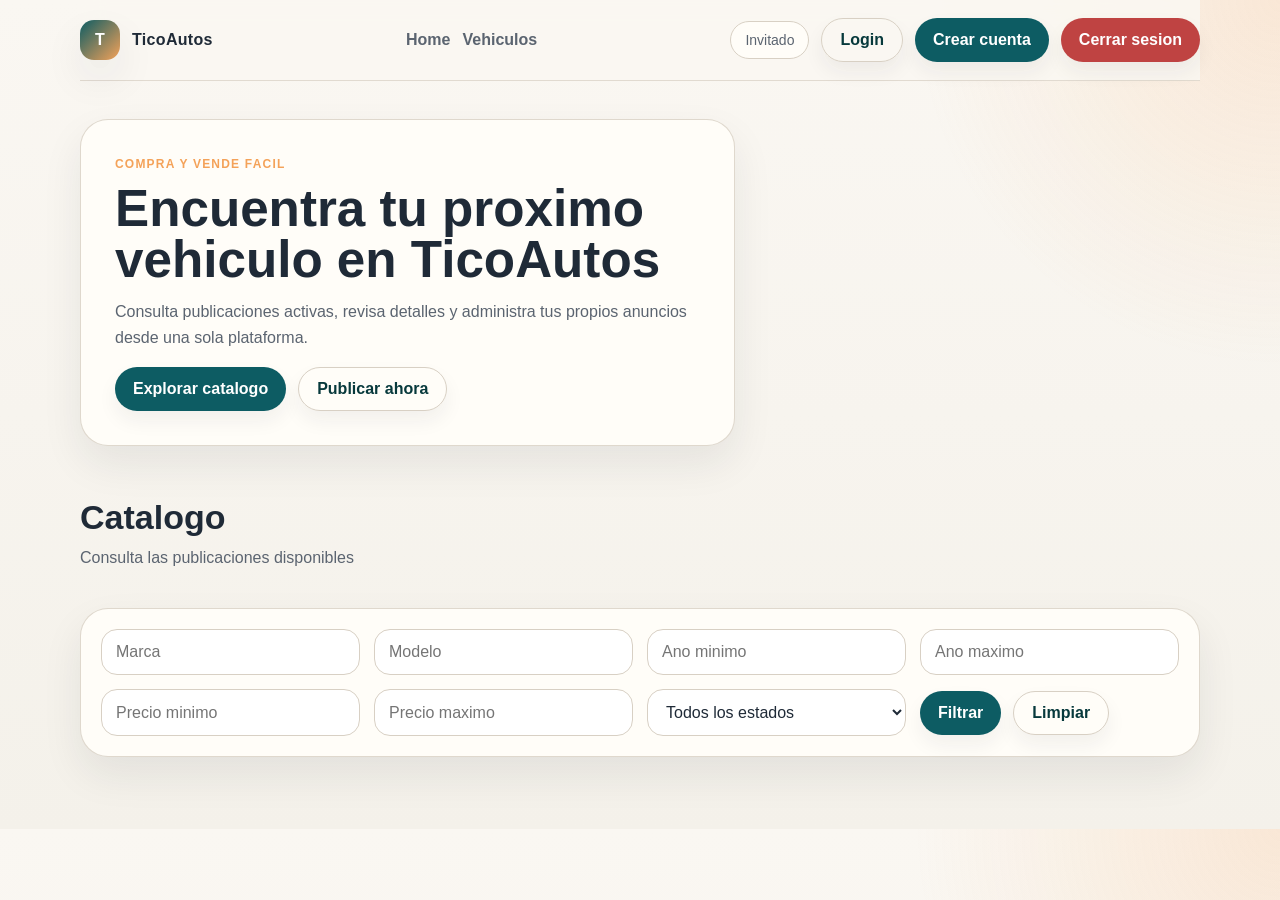
<file: index.html>
<!doctype html>
<html lang="es">
<head>
  <meta charset="utf-8" />
  <meta name="viewport" content="width=device-width, initial-scale=1" />
  <title>TicoAutos | Catalogo</title>
  <link rel="stylesheet" href="./css/styles.css" />
</head>
<body>
  <header class="site-header shell">
    <nav class="nav">
      <a class="brand" href="./index.html">
        <span class="brand-mark">T</span>
        <span>TicoAutos</span>
      </a>

      <div class="nav-links">
        <a class="nav-link" href="./index.html">Home</a>
        <a class="nav-link" href="./index.html#catalogo">Vehiculos</a>
        <a class="nav-link" href="./createVehicle.html" data-auth="private">Publicar Vehiculo</a>
        <a class="nav-link" href="./myVehicles.html" data-auth="private">Mis Vehiculos</a>
        <a class="nav-link" href="./profile.html" data-auth="private">Perfil</a>
        <a class="nav-link" href="./chats.html" data-auth="private">Chats</a>
      </div>

      <div class="nav-actions">
        <span class="user-chip" data-user-label>Invitado</span>
        <a class="btn btn-outline" href="./login.html" data-auth="guest">Login</a>
        <a class="btn btn-primary" href="./register.html" data-auth="guest">Crear cuenta</a>
        <button class="btn btn-danger" type="button" data-auth="private" data-logout>Cerrar sesion</button>
      </div>
    </nav>
  </header>

  <main>
    <section class="hero shell">
      <div class="hero-copy">
        <span class="eyebrow">Compra y vende facil</span>
        <h1>Encuentra tu proximo vehiculo en TicoAutos</h1>
        <p class="page-subtitle">
          Consulta publicaciones activas, revisa detalles y administra tus propios anuncios desde una sola plataforma.
        </p>
        <div class="inline-actions">
          <a class="btn btn-primary" href="#catalogo">Explorar catalogo</a>
          <a class="btn btn-outline" href="./createVehicle.html" data-auth="private">Publicar ahora</a>
        </div>
      </div>
    </section>

    <section class="shell section" id="catalogo">
      <div class="section-head">
        <div>
          <h2>Catalogo</h2>
          <p class="page-subtitle" id="catalogSummary">Consulta las publicaciones disponibles</p>
        </div>
      </div>

      <form class="filter-card" id="catalogFilters">
        <input type="text" name="brand" placeholder="Marca" />
        <input type="text" name="model" placeholder="Modelo" />
        <input type="number" name="minYear" placeholder="Ano minimo" />
        <input type="number" name="maxYear" placeholder="Ano maximo" />
        <input type="number" name="minPrice" placeholder="Precio minimo" />
        <input type="number" name="maxPrice" placeholder="Precio maximo" />
        <select name="status">
          <option value="">Todos los estados</option>
          <option value="disponible">Disponible</option>
          <option value="vendido">Vendido</option>
        </select>
        <div class="inline-actions">
          <button class="btn btn-primary" type="submit">Filtrar</button>
          <button class="btn btn-outline" type="reset">Limpiar</button>
        </div>
      </form>

      <div class="catalog-grid" id="catalogList"></div>
    </section>
  </main>

  <script src="./js/app.js"></script>
  <script src="./js/index.js"></script>
</body>
</html>
</file>
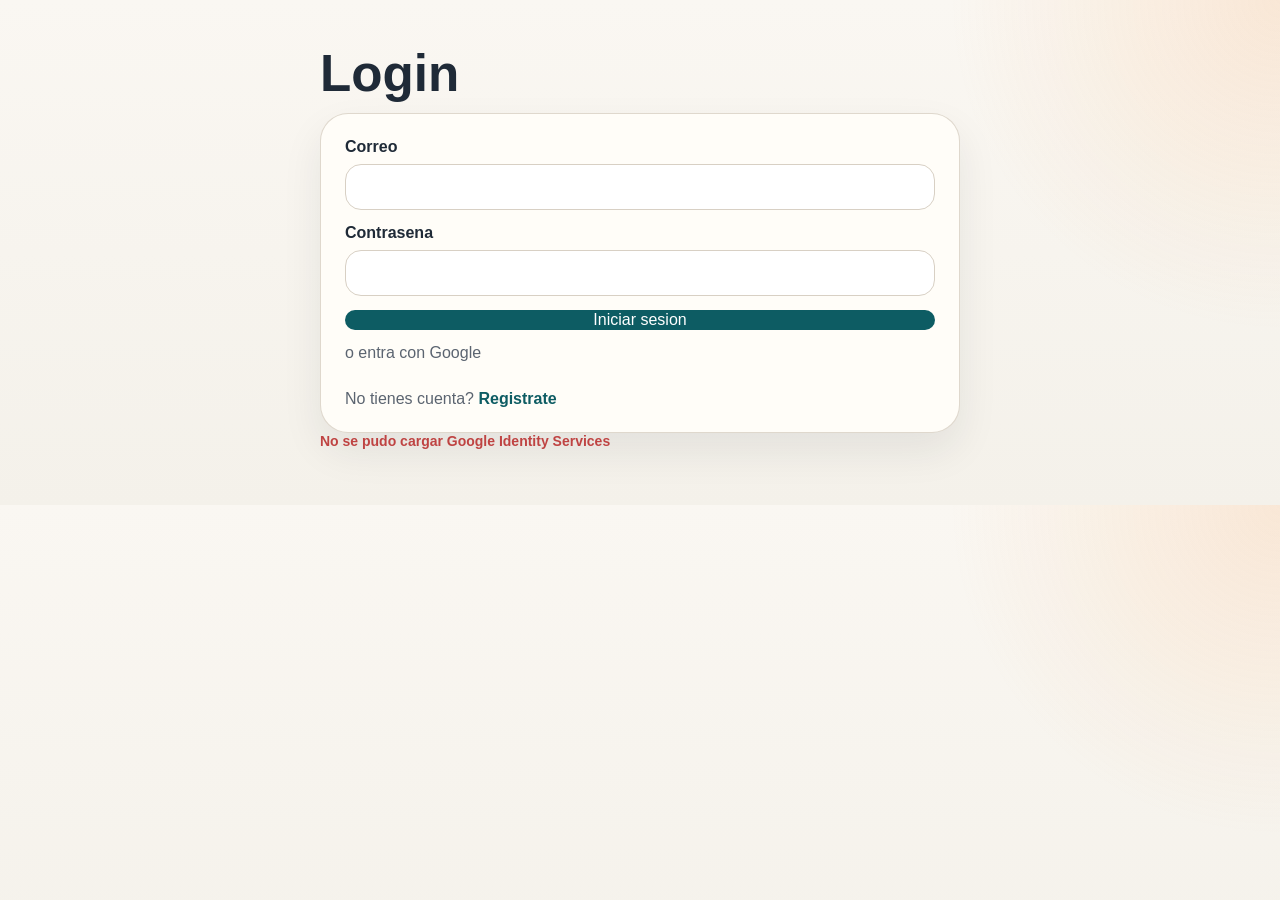
<file: chats.html>
<!doctype html>
<html lang="es">
<head>
  <meta charset="utf-8" />
  <meta name="viewport" content="width=device-width, initial-scale=1" />
  <title>TicoAutos | Chats</title>
  <link rel="stylesheet" href="./css/styles.css" />
</head>
<body>
  <header class="site-header shell">
    <nav class="nav">
      <a class="brand" href="./index.html">
        <span class="brand-mark">T</span>
        <span>TicoAutos</span>
      </a>

      <div class="nav-links">
        <a class="nav-link" href="./index.html">Home</a>
        <a class="nav-link" href="./myVehicles.html">Mis Vehiculos</a>
        <a class="nav-link" href="./chats.html">Chats</a>
        <a class="nav-link" href="./profile.html">Perfil</a>
      </div>

      <div class="nav-actions">
        <button class="btn btn-danger" type="button" data-logout>Cerrar sesion</button>
      </div>
    </nav>
  </header>

  <main class="shell section">
    <div class="section-head">
      <div>
        <h1>Chats por vehiculo</h1>
        <p class="page-subtitle">
          Consulta las conversaciones agrupadas por publicacion y abre el detalle de cada una.
        </p>
      </div>
    </div>

    <section class="section">
      <div class="section-head">
        <div>
          <h2>Chats como interesado</h2>
          <p class="page-subtitle">Vehiculos sobre los que has realizado preguntas.</p>
        </div>
      </div>
      <div id="buyerChatsList"></div>
    </section>

    <section class="section">
      <div class="section-head">
        <div>
          <h2>Chats en mis vehiculos</h2>
          <p class="page-subtitle">Consultas recibidas en tus publicaciones.</p>
        </div>
      </div>
      <div id="ownerChatsList"></div>
    </section>
  </main>

  <script src="./js/app.js"></script>
  <script src="./js/chats.js"></script>
</body>
</html>
</file>
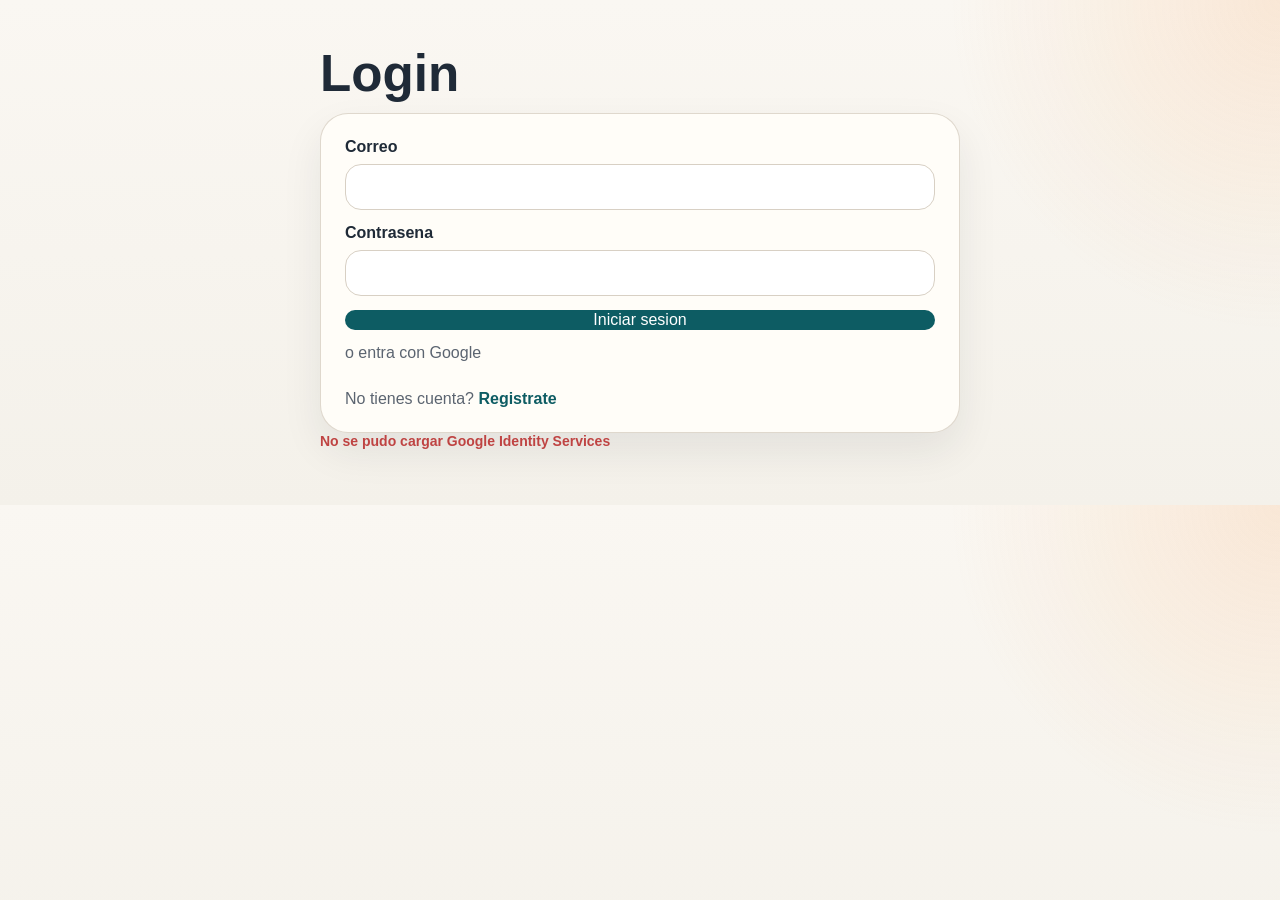
<file: createVehicle.html>
<!doctype html>
<html lang="es">
<head>
  <meta charset="utf-8" />
  <meta name="viewport" content="width=device-width, initial-scale=1" />
  <title>TicoAutos | Publicar vehiculo</title>
  <link rel="stylesheet" href="./css/styles.css" />
</head>
<body>
  <header class="site-header shell">
    <nav class="nav">
      <a class="brand" href="./index.html">
        <span class="brand-mark">T</span>
        <span>TicoAutos</span>
      </a>

      <div class="nav-links">
        <a class="nav-link" href="./index.html">Home</a>
        <a class="nav-link" href="./myVehicles.html">Mis Vehiculos</a>
        <a class="nav-link" href="./profile.html">Perfil</a>
        <a class="nav-link" href="./chats.html" data-auth="private">Chats</a>
      </div>

      <div class="nav-actions">
        <button class="btn btn-danger" type="button" data-logout>Cerrar sesion</button>
      </div>
    </nav>
  </header>

  <main class="shell section">
    <div class="section-head">
      <div>
        <h1>Publicar vehiculo</h1>
        <p class="page-subtitle">Completa los datos principales y sube hasta 6 imagenes.</p>
      </div>
    </div>

    <form class="editor-grid" id="vehicleForm">
      <section class="form-card">
        <div class="field-grid">
          <label>
            Marca
            <input type="text" name="brand" required />
          </label>
          <label>
            Modelo
            <input type="text" name="model" required />
          </label>
          <label>
            Ano
            <input type="number" name="year" min="1900" max="2100" required />
          </label>
          <label>
            Precio
            <input type="number" name="price" min="1" required />
          </label>
          <label>
            Color
            <input type="text" name="color" required />
          </label>
          <label>
            Kilometraje
            <input type="number" name="mileage" min="0" value="0" />
          </label>
          <label>
            Transmision
            <select name="transmission">
              <option value="manual">Manual</option>
              <option value="automatica">Automatica</option>
              <option value="cvt">CVT</option>
            </select>
          </label>
          <label>
            Combustible
            <select name="fuelType">
              <option value="gasolina">Gasolina</option>
              <option value="diesel">Diesel</option>
              <option value="electrico">Electrico</option>
              <option value="hibrido">Hibrido</option>
            </select>
          </label>
        </div>

        <label>
          Ubicacion
          <input type="text" name="location" placeholder="Ej. San Jose" />
        </label>

        <label>
          Descripcion
          <textarea name="description" rows="5" placeholder="Describe el estado, extras y cualquier detalle importante"></textarea>
        </label>
      </section>

      <aside class="form-card">
        <h2>Imagenes</h2>
        <p class="page-subtitle">Debes subir al menos una imagen.</p>

        <label class="file-field">
          Seleccionar imagenes
          <input type="file" name="images" accept="image/png,image/jpeg,image/webp" multiple required />
        </label>

        <p class="msg" id="vehicleMsg" aria-live="polite"></p>
        <div class="form-card" id="vehicleSuccessSummary" hidden></div>
        <div class="inline-actions" id="vehicleSuccessActions" hidden></div>

        <div class="inline-actions">
          <button class="btn btn-primary" type="submit" id="vehicleSubmit">Publicar vehiculo</button>
          <a class="btn btn-outline" href="./myVehicles.html">Cancelar</a>
        </div>
      </aside>
    </form>
  </main>

  <script src="./js/app.js"></script>
  <script src="./js/createVehicle.js"></script>
</body>
</html>
</file>
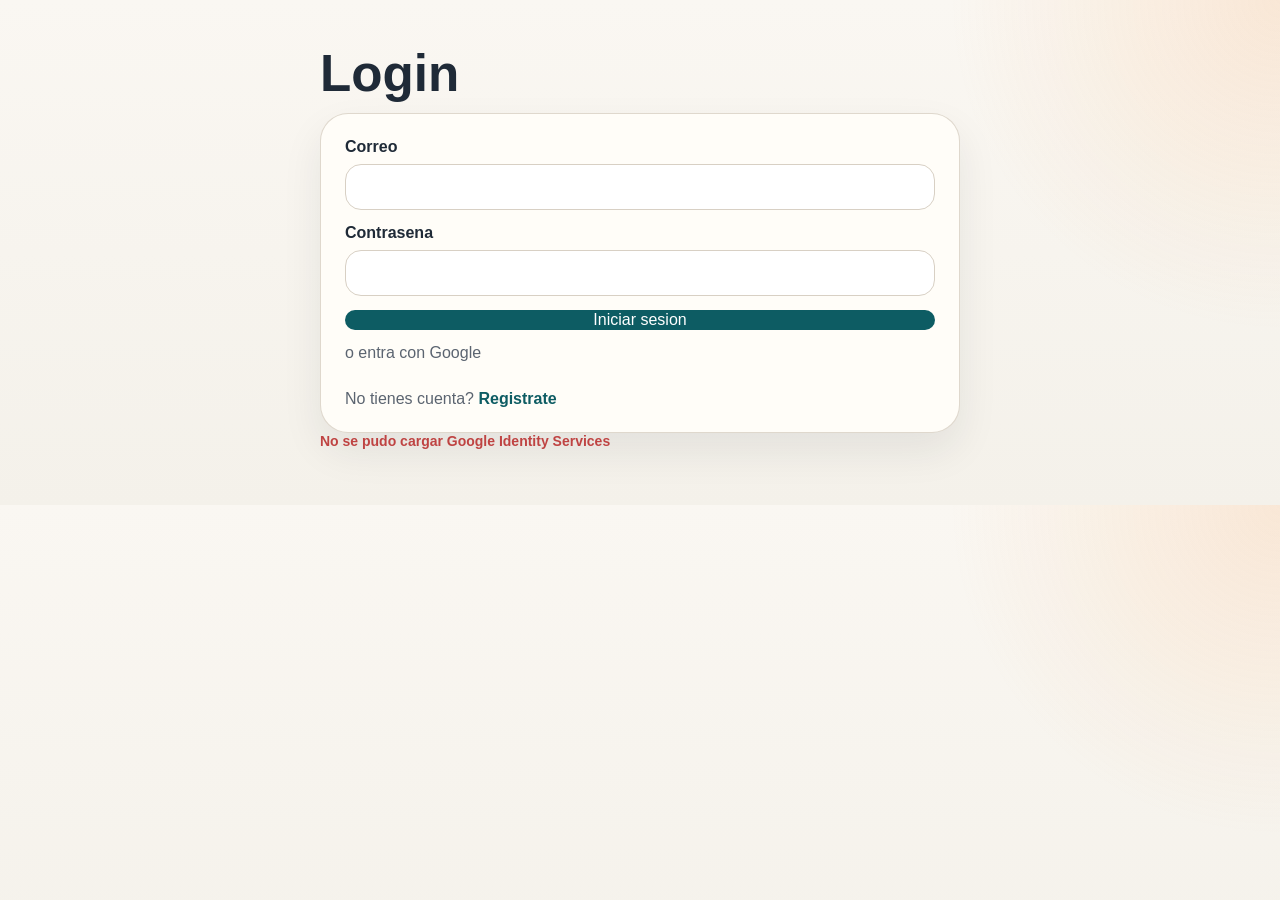
<file: editVehicle.html>
<!doctype html>
<html lang="es">
<head>
  <meta charset="utf-8" />
  <meta name="viewport" content="width=device-width, initial-scale=1" />
  <title>TicoAutos | Editar vehiculo</title>
  <link rel="stylesheet" href="./css/styles.css" />
</head>
<body>
  <header class="site-header shell">
    <nav class="nav">
      <a class="brand" href="./index.html">
        <span class="brand-mark">T</span>
        <span>TicoAutos</span>
      </a>

      <div class="nav-links">
        <a class="nav-link" href="./index.html">Home</a>
        <a class="nav-link" href="./myVehicles.html">Mis Vehiculos</a>
        <a class="nav-link" href="./profile.html">Perfil</a>
        <a class="nav-link" href="./chats.html" data-auth="private">Chats</a>
      </div>

      <div class="nav-actions">
        <button class="btn btn-danger" type="button" data-logout>Cerrar sesion</button>
      </div>
    </nav>
  </header>

  <main class="shell section">
    <div class="section-head">
      <div>
        <h1 id="editorTitle">Editar vehiculo</h1>
        <p class="page-subtitle">Actualiza la informacion y decide cuales imagenes conservar.</p>
      </div>
    </div>

    <p class="msg" id="vehicleMsg" aria-live="polite"></p>

    <form class="editor-grid" id="vehicleForm">
      <section class="form-card">
        <div class="field-grid">
          <label>
            Marca
            <input type="text" name="brand" required />
          </label>
          <label>
            Modelo
            <input type="text" name="model" required />
          </label>
          <label>
            Ano
            <input type="number" name="year" min="1900" max="2100" required />
          </label>
          <label>
            Precio
            <input type="number" name="price" min="1" required />
          </label>
          <label>
            Color
            <input type="text" name="color" required />
          </label>
          <label>
            Kilometraje
            <input type="number" name="mileage" min="0" />
          </label>
          <label>
            Transmision
            <select name="transmission">
              <option value="manual">Manual</option>
              <option value="automatica">Automatica</option>
              <option value="cvt">CVT</option>
            </select>
          </label>
          <label>
            Combustible
            <select name="fuelType">
              <option value="gasolina">Gasolina</option>
              <option value="diesel">Diesel</option>
              <option value="electrico">Electrico</option>
              <option value="hibrido">Hibrido</option>
            </select>
          </label>
        </div>

        <label>
          Ubicacion
          <input type="text" name="location" />
        </label>

        <label>
          Descripcion
          <textarea name="description" rows="5"></textarea>
        </label>
      </section>

      <aside class="form-card">
        <h2>Imagenes actuales</h2>
        <div class="image-preview-list" id="currentImages"></div>

        <label class="file-field">
          Agregar nuevas imagenes
          <input type="file" name="images" accept="image/png,image/jpeg,image/webp" multiple />
        </label>

        <div class="inline-actions">
          <button class="btn btn-primary" type="submit" id="vehicleSubmit">Guardar cambios</button>
          <a class="btn btn-outline" href="./myVehicles.html">Cancelar</a>
        </div>
      </aside>
    </form>
  </main>

  <script src="./js/app.js"></script>
  <script src="./js/editVehicle.js"></script>
</body>
</html>
</file>
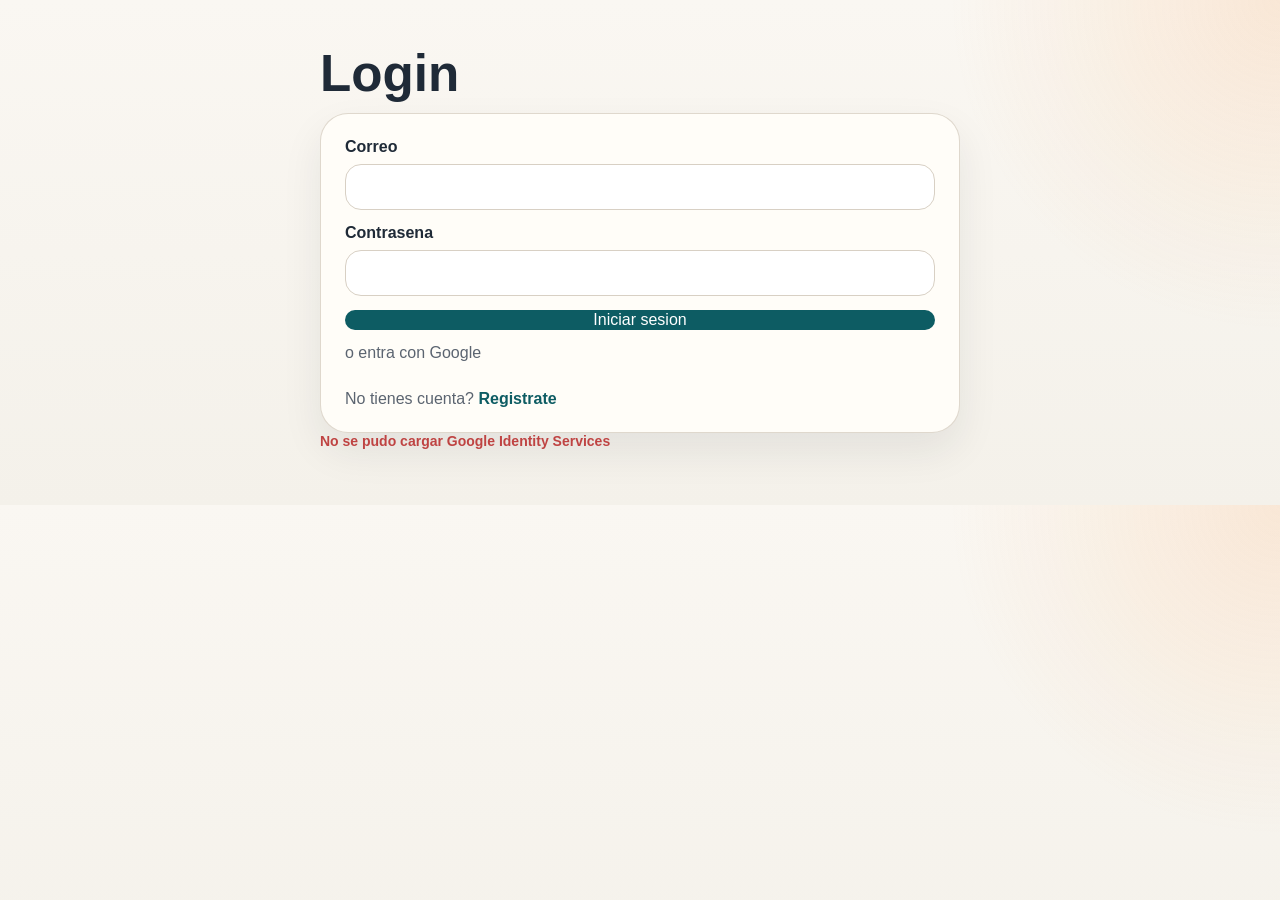
<file: login.html>
<!doctype html>
<html lang="es">
<head>
  <meta charset="utf-8" />
  <meta name="viewport" content="width=device-width, initial-scale=1" />
  <title>TicoAutos | Login</title>
  <link rel="stylesheet" href="./css/styles.css" />
</head>
<body>
  <main class="container">
    <h1>Login</h1>

    <form id="loginForm" class="card">
      <label>
        Correo
        <input type="email" id="email" required />
      </label>

      <label>
        Contrasena
        <input type="password" id="password" required />
      </label>

      <button type="submit" id="btnLogin">Iniciar sesion</button>

      <p class="hint">o entra con Google</p>
      <div id="googleLoginBtn"></div>

      <p class="hint">
        No tienes cuenta? <a href="./register.html">Registrate</a>
      </p>
    </form>

    <!-- Esta seccion inicia oculta y solo aparece cuando el backend pide 2FA. -->
    <form id="twoFactorForm" class="card" style="display: none;">
      <p class="hint">Escribe el codigo de 6 digitos enviado por SMS.</p>

      <label>
        Codigo 2FA
        <input
          type="text"
          id="twoFactorCode"
          required
          minlength="6"
          maxlength="6"
          inputmode="numeric"
          autocomplete="one-time-code"
        />
      </label>

      <button type="submit" id="btnVerify2FA">Verificar codigo</button>
      <button type="button" id="btnBackLogin">Volver al login</button>
    </form>

    <!-- Mensaje general para login y 2FA. -->
    <p id="msg" class="msg" aria-live="polite"></p>
  </main>

  <script src="https://accounts.google.com/gsi/client"></script>
  <script src="./js/login.js"></script>
</body>
</html>
</file>
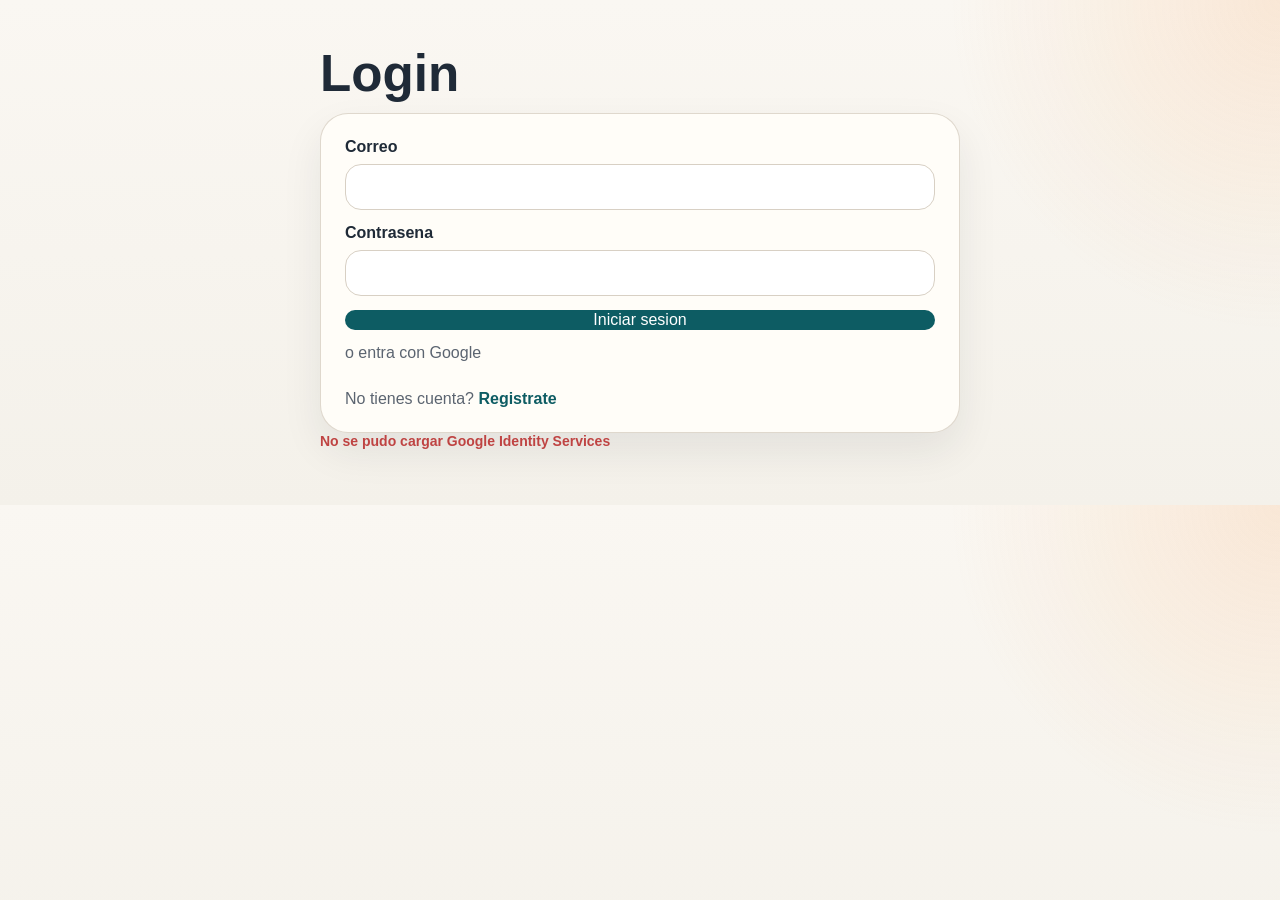
<file: myVehicles.html>
<!doctype html>
<html lang="es">
<head>
  <meta charset="utf-8" />
  <meta name="viewport" content="width=device-width, initial-scale=1" />
  <title>TicoAutos | Mis vehiculos</title>
  <link rel="stylesheet" href="./css/styles.css" />
</head>
<body>
  <header class="site-header shell">
    <nav class="nav">
      <a class="brand" href="./index.html">
        <span class="brand-mark">T</span>
        <span>TicoAutos</span>
      </a>

      <div class="nav-links">
        <a class="nav-link" href="./index.html">Home</a>
        <a class="nav-link" href="./index.html#catalogo">Vehiculos</a>
        <a class="nav-link" href="./createVehicle.html">Publicar Vehiculo</a>
        <a class="nav-link" href="./myVehicles.html">Mis Vehiculos</a>
        <a class="nav-link" href="./profile.html">Perfil</a>
        <a class="nav-link" href="./chats.html" data-auth="private">Chats</a>
      </div>

      <div class="nav-actions">
        <button class="btn btn-danger" type="button" data-logout>Cerrar sesion</button>
      </div>
    </nav>
  </header>

  <main class="shell section">
    <div class="section-head">
      <div>
        <h1>Mis vehiculos</h1>
        <p class="page-subtitle">Administra tus publicaciones, editalas o marcalas como vendidas.</p>
      </div>
      <a class="btn btn-primary" href="./createVehicle.html">Publicar nuevo</a>
    </div>

    <div id="myVehicleList" class="vehicle-grid"></div>
  </main>

  <script src="./js/app.js"></script>
  <script src="./js/myVehicles.js"></script>
</body>
</html>
</file>
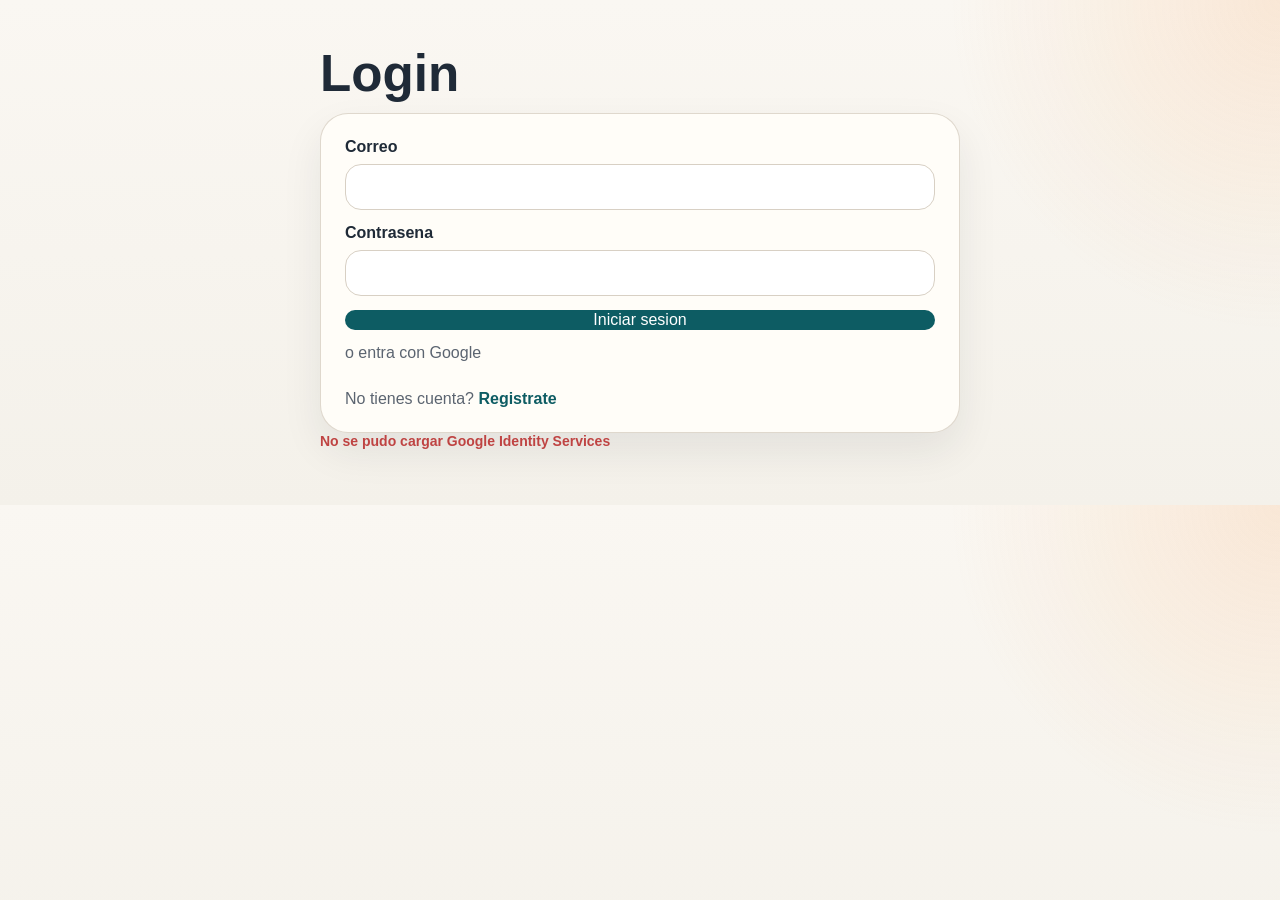
<file: profile.html>
<!doctype html>
<html lang="es">
<head>
  <meta charset="utf-8" />
  <meta name="viewport" content="width=device-width, initial-scale=1" />
  <title>TicoAutos | Perfil</title>
  <link rel="stylesheet" href="./css/styles.css" />
</head>
<body>
  <header class="site-header shell">
    <nav class="nav">
      <a class="brand" href="./index.html">
        <span class="brand-mark">T</span>
        <span>TicoAutos</span>
      </a>

      <div class="nav-links">
        <a class="nav-link" href="./index.html">Home</a>
        <a class="nav-link" href="./index.html#catalogo">Vehiculos</a>
        <a class="nav-link" href="./createVehicle.html">Publicar Vehiculo</a>
        <a class="nav-link" href="./myVehicles.html">Mis Vehiculos</a>
        <a class="nav-link" href="./profile.html">Perfil</a>
        <a class="nav-link" href="./chats.html" data-auth="private">Chats</a>
      </div>

      <div class="nav-actions">
        <button class="btn btn-danger" type="button" data-logout>Cerrar sesion</button>
      </div>
    </nav>
  </header>

  <main class="shell section">
    <div class="section-head">
      <div>
        <h1>Perfil</h1>
        <p class="page-subtitle">Consulta tu informacion y el resumen de tus publicaciones.</p>
      </div>
    </div>

    <div class="profile-grid">
      <section class="profile-card" id="profileCard"></section>
      <section class="stats-card">
        <h2>Resumen</h2>
        <div class="stats-grid" id="profileStats"></div>
      </section>
    </div>
  </main>

  <script src="./js/app.js"></script>
  <script src="./js/profile.js"></script>
</body>
</html>
</file>
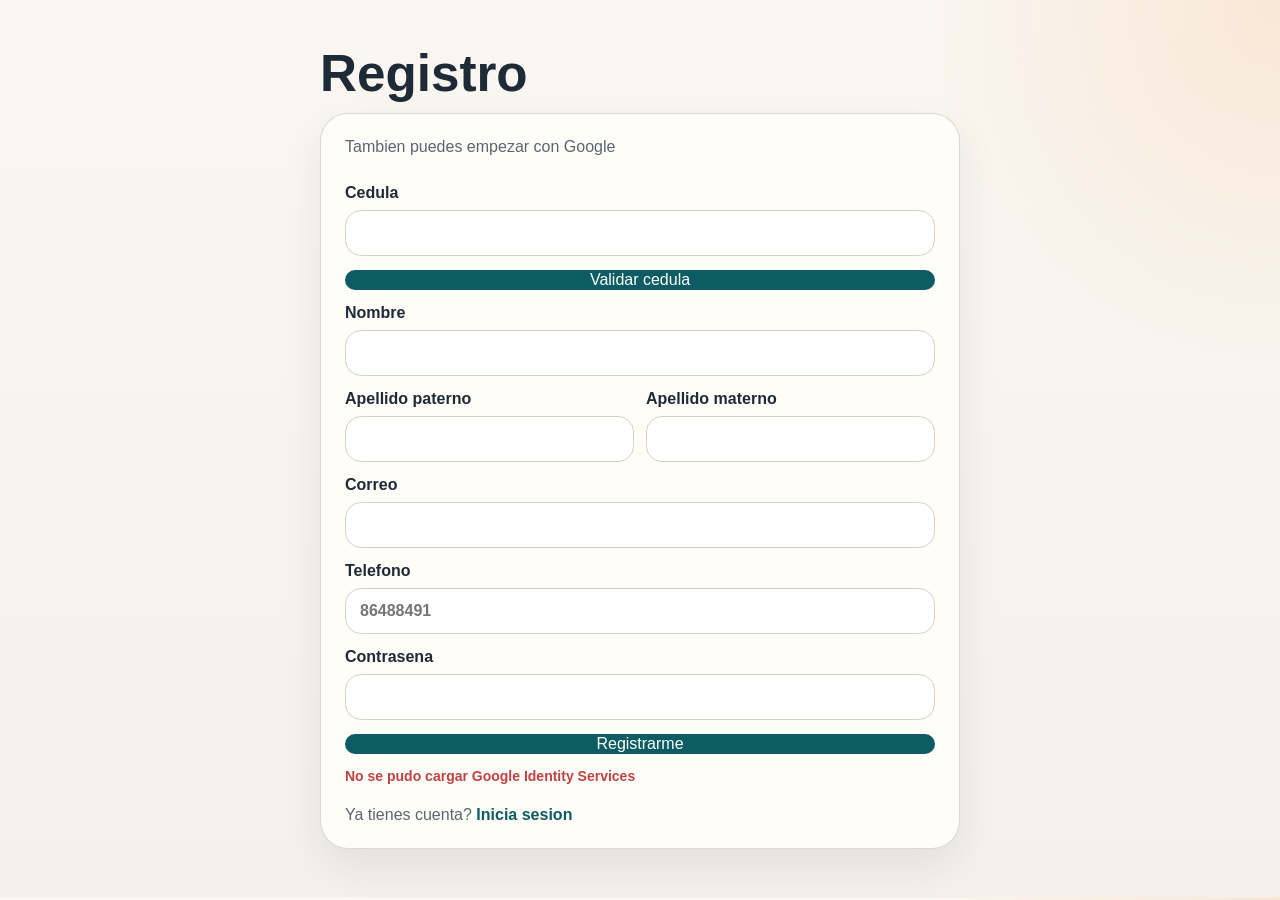
<file: register.html>
<!doctype html>
<html lang="es">
<head>
  <meta charset="utf-8" />
  <meta name="viewport" content="width=device-width, initial-scale=1" />
  <title>TicoAutos | Registro</title>
  <link rel="stylesheet" href="./css/styles.css" />
</head>
<body>
  <main class="container">
    <h1>Registro</h1>

    <form id="registerForm" class="card">
      <p class="hint">Tambien puedes empezar con Google</p>
      <div id="googleRegisterBtn"></div>
      <p id="googleModeHint" class="hint" hidden></p>

      <label>
        Cedula
        <input
          type="text"
          id="cedula"
          required
          minlength="9"
          maxlength="9"
          inputmode="numeric"
          autocomplete="off"
        />
      </label>

      <button type="button" id="btnValidateCedula">Validar cedula</button>

      <label>
        Nombre
        <input type="text" id="name" required minlength="2" autocomplete="given-name" readonly />
      </label>

      <div class="grid-2">
        <label>
          Apellido paterno
          <input type="text" id="apellidoPaterno" required minlength="2" readonly />
        </label>

        <label>
          Apellido materno
          <input type="text" id="apellidoMaterno" required minlength="2" readonly />
        </label>
      </div>

      <label>
        Correo
        <input type="email" id="email" required autocomplete="email" />
      </label>

      <label id="phoneGroup">
        Telefono
        <input
          type="tel"
          id="phone"
          required
          minlength="8"
          maxlength="8"
          inputmode="numeric"
          placeholder="86488491"
          autocomplete="tel"
        />
      </label>

      <label>
        Contrasena
        <input type="password" id="password" required minlength="6" autocomplete="new-password" />
      </label>

      <button type="submit" id="btnRegister">Registrarme</button>

      <p id="msg" class="msg" aria-live="polite"></p>

      <p class="hint">
        Ya tienes cuenta? <a href="./login.html">Inicia sesion</a>
      </p>
    </form>
  </main>

  <script src="https://accounts.google.com/gsi/client"></script>
  <script src="./js/register.js"></script>
</body>
</html>
</file>
<file: css/styles.css>
:root {
  color-scheme: light;
  --bg: #f4f1ea;
  --surface: #fffdf8;
  --surface-alt: #f8f4ec;
  --text: #1f2a37;
  --muted: #5b6470;
  --line: #d8d0c4;
  --primary: #0d5c63;
  --primary-strong: #07393c;
  --accent: #f4a259;
  --danger: #bf4342;
  --success: #1f7a4c;
  --shadow: 0 18px 40px rgba(31, 42, 55, 0.08);
}

* {
  box-sizing: border-box;
}

html {
  scroll-behavior: smooth;
}

body {
  margin: 0;
  font-family: "Segoe UI", Tahoma, Geneva, Verdana, sans-serif;
  background:
    radial-gradient(circle at top right, rgba(244, 162, 89, 0.18), transparent 24%),
    linear-gradient(180deg, #faf7f2 0%, var(--bg) 100%);
  color: var(--text);
}

a {
  color: inherit;
  text-decoration: none;
}

img {
  display: block;
  max-width: 100%;
}

button,
input,
select,
textarea {
  font: inherit;
}

button,
.btn {
  border: none;
  border-radius: 999px;
  cursor: pointer;
  transition: transform 0.18s ease, box-shadow 0.18s ease, background-color 0.18s ease;
}

button:hover,
.btn:hover {
  transform: translateY(-1px);
}

button:disabled,
.btn:disabled {
  opacity: 0.7;
  cursor: not-allowed;
  transform: none;
}

.shell,
.container {
  width: min(1120px, calc(100% - 32px));
  margin: 0 auto;
}

.section {
  padding: 24px 0 48px;
}

.site-header {
  position: sticky;
  top: 0;
  z-index: 10;
  padding: 18px 0;
  backdrop-filter: blur(12px);
  background: rgba(250, 247, 242, 0.88);
  border-bottom: 1px solid rgba(216, 208, 196, 0.75);
}

.nav {
  display: flex;
  align-items: center;
  justify-content: space-between;
  gap: 20px;
}

.brand {
  display: inline-flex;
  align-items: center;
  gap: 12px;
  font-weight: 800;
  letter-spacing: 0.02em;
}

.brand-mark {
  display: inline-grid;
  place-items: center;
  width: 40px;
  height: 40px;
  border-radius: 14px;
  background: linear-gradient(135deg, var(--primary), var(--accent));
  color: white;
  box-shadow: var(--shadow);
}

.nav-links,
.nav-actions,
.inline-actions {
  display: flex;
  align-items: center;
  gap: 12px;
  flex-wrap: wrap;
}

.nav-link {
  color: var(--muted);
  font-weight: 600;
}

.nav-link:hover {
  color: var(--primary-strong);
}

.user-chip {
  padding: 10px 14px;
  border-radius: 999px;
  background: var(--surface);
  border: 1px solid var(--line);
  color: var(--muted);
  font-size: 14px;
}

.btn {
  display: inline-flex;
  align-items: center;
  justify-content: center;
  min-height: 44px;
  padding: 0 18px;
  font-weight: 700;
  box-shadow: 0 10px 20px rgba(31, 42, 55, 0.06);
}

.btn-primary,
button,
#btnLogin,
#btnRegister {
  background: var(--primary);
  color: white;
}

.btn-outline {
  background: transparent;
  color: var(--primary-strong);
  border: 1px solid var(--line);
}

.btn-danger {
  background: var(--danger);
  color: white;
}

.btn-muted {
  background: var(--surface-alt);
  color: var(--text);
  border: 1px solid var(--line);
}

.hero {
  display: grid;
  grid-template-columns: 1.5fr 1fr;
  gap: 28px;
  align-items: stretch;
  padding: 38px 0 28px;
}

.hero-copy,
.hero-card,
.filter-card,
.vehicle-card,
.profile-card,
.stats-card,
.detail-panel,
.form-card,
.card {
  background: var(--surface);
  border: 1px solid rgba(216, 208, 196, 0.8);
  border-radius: 28px;
  box-shadow: var(--shadow);
}

.hero-copy {
  padding: 34px;
}

.hero-card {
  padding: 28px;
  background:
    linear-gradient(145deg, rgba(13, 92, 99, 0.96), rgba(7, 57, 60, 0.92)),
    var(--surface);
  color: white;
}

.hero-card strong {
  display: block;
  margin: 8px 0 12px;
  font-size: 28px;
  line-height: 1.1;
}

.hero-stat-label,
.eyebrow {
  display: inline-flex;
  align-items: center;
  gap: 8px;
  margin-bottom: 12px;
  color: var(--accent);
  text-transform: uppercase;
  letter-spacing: 0.1em;
  font-size: 12px;
  font-weight: 800;
}

h1,
h2,
h3,
p {
  margin-top: 0;
}

h1 {
  margin-bottom: 14px;
  font-size: clamp(34px, 4vw, 56px);
  line-height: 1;
}

h2 {
  margin-bottom: 8px;
  font-size: clamp(24px, 3vw, 34px);
}

h3 {
  margin-bottom: 6px;
  font-size: 22px;
}

.page-subtitle,
.muted,
.hero-card p,
.vehicle-description,
.vehicle-owner {
  color: var(--muted);
  line-height: 1.6;
}

.vehicle-owner,
.vehicle-description {
  margin: 0;
  font-size: 13px;
}

.hero-card p {
  color: rgba(255, 255, 255, 0.84);
}

.section-head {
  display: flex;
  align-items: center;
  justify-content: space-between;
  gap: 18px;
  margin-bottom: 22px;
}

.filter-card {
  display: grid;
  grid-template-columns: repeat(4, minmax(0, 1fr));
  gap: 14px;
  padding: 20px;
  margin-bottom: 24px;
}

label {
  display: grid;
  gap: 8px;
  font-weight: 600;
  color: var(--text);
}

input,
select,
textarea {
  width: 100%;
  border: 1px solid var(--line);
  border-radius: 16px;
  background: #fff;
  padding: 13px 14px;
  color: var(--text);
  outline: none;
}

input:focus,
select:focus,
textarea:focus {
  border-color: var(--primary);
  box-shadow: 0 0 0 3px rgba(13, 92, 99, 0.12);
}

textarea {
  resize: vertical;
}

.vehicle-grid {
  display: grid;
  grid-template-columns: repeat(3, minmax(0, 1fr));
  gap: 20px;
}

.catalog-grid {
  display: grid;
  grid-template-columns: repeat(auto-fill, minmax(260px, 1fr));
  gap: 18px;
}

.vehicle-card {
  overflow: hidden;
  border-radius: 20px;
}

.vehicle-card-media {
  position: relative;
  aspect-ratio: 16 / 9;
  background: linear-gradient(180deg, #122433 0%, #314250 100%);
}

.vehicle-card-media img {
  width: 100%;
  height: 100%;
  object-fit: cover;
}

.vehicle-card-body {
  display: grid;
  gap: 12px;
  padding: 16px;
}

.vehicle-card-top {
  display: flex;
  justify-content: space-between;
  gap: 10px;
  align-items: flex-start;
}

.vehicle-kicker {
  margin-bottom: 4px;
  color: #9a5a2c;
  font-size: 11px;
  font-weight: 800;
  text-transform: uppercase;
  letter-spacing: 0.08em;
}

.vehicle-card-top h3 {
  margin: 0;
  font-size: 21px;
}

.vehicle-card-top strong {
  white-space: nowrap;
  font-size: 15px;
  color: var(--primary-strong);
}

.vehicle-meta,
.vehicle-card-actions,
.vehicle-admin-actions,
.spec-grid,
.stats-grid,
.field-grid {
  display: grid;
  gap: 12px;
}

.vehicle-meta-pills {
  display: flex;
  gap: 8px;
  flex-wrap: wrap;
}

.spec-item,
.status-pill,
.empty-state,
.vehicle-pill {
  border-radius: 18px;
  background: var(--surface-alt);
  border: 1px solid rgba(216, 208, 196, 0.85);
}

.spec-item,
.status-pill,
.vehicle-pill {
  padding: 12px 14px;
  font-size: 14px;
}

.vehicle-pill {
  padding: 8px 12px;
  border-radius: 999px;
  color: #707884;
  font-size: 12px;
  line-height: 1;
}

.vehicle-card-actions {
  grid-template-columns: 1fr;
}

.vehicle-admin-actions {
  grid-template-columns: repeat(2, minmax(0, 1fr));
}

.vehicle-badge,
.status-pill {
  display: inline-flex;
  align-items: center;
  justify-content: center;
  font-weight: 800;
}

.vehicle-badge {
  position: absolute;
  top: 12px;
  left: 12px;
  padding: 7px 12px;
  border-radius: 999px;
  background: #1f7a4c;
  color: white;
  font-size: 11px;
  box-shadow: none;
}

.vehicle-badge.sold,
.status-pill.sold {
  background: #bf4342;
  color: white;
}

.status-pill.available {
  background: rgba(31, 122, 76, 0.12);
  color: var(--success);
}

.empty-state {
  padding: 28px;
  color: var(--muted);
}

.vehicle-card .btn {
  min-height: 38px;
  padding: 0 14px;
  font-size: 13px;
  box-shadow: none;
}

.vehicle-card .btn-outline {
  background: white;
}

.vehicle-card .btn-danger {
  justify-self: start;
}

.catalog-card {
  overflow: hidden;
  border-radius: 18px;
  background: #d6d6d6;
  border: 1px solid #c7c7c7;
  box-shadow: 0 8px 24px rgba(31, 42, 55, 0.14);
}

.catalog-card-media {
  position: relative;
  display: block;
  aspect-ratio: 16 / 10;
  background: linear-gradient(180deg, #13283a 0%, #1f3342 100%);
}

.catalog-card-media img {
  width: 100%;
  height: 100%;
  object-fit: contain;
  padding: 14px;
}

.catalog-status {
  position: absolute;
  top: 10px;
  left: 10px;
  display: inline-flex;
  align-items: center;
  justify-content: center;
  min-height: 22px;
  padding: 0 10px;
  border-radius: 999px;
  font-size: 11px;
  font-weight: 800;
  color: #fff;
}

.catalog-status.available {
  background: #1f7a4c;
}

.catalog-status.sold {
  background: #bf4342;
}

.catalog-card-body {
  display: grid;
  gap: 10px;
  padding: 12px;
}

.catalog-card-head {
  display: flex;
  justify-content: space-between;
  align-items: flex-start;
  gap: 10px;
}

.catalog-card-head h3 {
  margin: 0;
  font-size: 22px;
  line-height: 1.1;
}

.catalog-card-head strong {
  white-space: nowrap;
  font-size: 13px;
  color: #1f2a37;
  padding-top: 12px;
}

.catalog-brand {
  margin: 0 0 4px;
  color: #8f5b2d;
  font-size: 11px;
  font-weight: 800;
  text-transform: uppercase;
}

.catalog-specs {
  display: flex;
  flex-wrap: wrap;
  gap: 6px;
}

.catalog-chip {
  display: inline-flex;
  align-items: center;
  min-height: 24px;
  padding: 0 10px;
  border-radius: 999px;
  background: #c7c9ce;
  color: #6c7480;
  font-size: 11px;
}

.catalog-description {
  min-height: 34px;
  margin: 0;
  color: #626b77;
  font-size: 12px;
  line-height: 1.4;
}

.catalog-detail-action,
.catalog-buyer-actions,
.catalog-danger-row {
  display: grid;
}

.catalog-owner-actions {
  display: grid;
  grid-template-columns: repeat(2, minmax(0, 1fr));
  gap: 8px;
}

.catalog-card .btn {
  min-height: 34px;
  padding: 0 12px;
  border-radius: 999px;
  font-size: 12px;
  box-shadow: none;
}

.catalog-card .btn-outline {
  background: #dedede;
  color: #1f2a37;
  border: 1px solid #bcbcbc;
  justify-self: start;
}

.catalog-card .btn-primary {
  background: #d59155;
  color: #2a1f16;
}

.catalog-card .btn-muted {
  background: #d3d3d3;
  color: #2f3640;
  border: 1px solid #bfbfbf;
}

.catalog-card .btn-danger {
  background: transparent;
  color: #bf4342;
  border: none;
  padding-left: 2px;
  justify-self: start;
}

.detail-layout,
.profile-grid,
.editor-grid {
  display: grid;
  grid-template-columns: repeat(2, minmax(0, 1fr));
  gap: 22px;
}

.detail-panel,
.profile-card,
.stats-card,
.form-card {
  padding: 24px;
}

.gallery {
  display: grid;
  gap: 14px;
}

.gallery-main {
  overflow: hidden;
  border-radius: 22px;
  aspect-ratio: 16 / 10;
  background: var(--surface-alt);
}

.gallery-main img {
  width: 100%;
  height: 100%;
  object-fit: cover;
}

.gallery-thumbs {
  display: grid;
  grid-template-columns: repeat(auto-fit, minmax(90px, 1fr));
  gap: 10px;
}

.gallery-thumb {
  overflow: hidden;
  padding: 0;
  border-radius: 16px;
  border: 1px solid var(--line);
  background: white;
}

.gallery-thumb img {
  width: 100%;
  height: 90px;
  object-fit: cover;
}

.detail-price {
  margin: 18px 0;
  font-size: clamp(26px, 3vw, 40px);
  font-weight: 800;
  color: var(--primary-strong);
}

.spec-grid,
.stats-grid,
.field-grid {
  grid-template-columns: repeat(2, minmax(0, 1fr));
}

.spec-item span {
  display: block;
  margin-bottom: 8px;
  color: var(--muted);
  font-size: 13px;
}

.profile-card h2 {
  margin-bottom: 4px;
}

.file-field {
  padding: 18px;
  border: 1px dashed var(--line);
  border-radius: 20px;
  background: var(--surface-alt);
}

.file-field input {
  margin-top: 10px;
  background: white;
}

.image-preview-list {
  display: grid;
  grid-template-columns: repeat(2, minmax(0, 1fr));
  gap: 14px;
  margin-bottom: 18px;
}

.image-check {
  display: grid;
  gap: 10px;
  padding: 14px;
  border: 1px solid var(--line);
  border-radius: 20px;
  background: var(--surface-alt);
}

.image-check img {
  width: 100%;
  height: 140px;
  object-fit: cover;
  border-radius: 16px;
}

.image-check input {
  width: auto;
  margin: 0;
}

.msg {
  min-height: 24px;
  margin: 0;
  font-size: 14px;
  font-weight: 700;
}

.msg.ok {
  color: var(--success);
}

.msg.err {
  color: var(--danger);
}

.hint {
  margin: 0;
  color: var(--muted);
}

.hint a {
  color: var(--primary);
  font-weight: 700;
}

.container {
  max-width: 640px;
  padding: 48px 0;
}

.card {
  padding: 24px;
  display: grid;
  gap: 14px;
}

.grid-2 {
  display: grid;
  grid-template-columns: repeat(2, minmax(0, 1fr));
  gap: 12px;
}

.topbar {
  display: flex;
  justify-content: flex-end;
  padding: 16px 24px;
}

@media (max-width: 980px) {
  .nav,
  .section-head,
  .hero,
  .detail-layout,
  .profile-grid,
  .editor-grid {
    grid-template-columns: 1fr;
  }

  .nav {
    align-items: flex-start;
  }

  .filter-card,
  .vehicle-grid {
    grid-template-columns: repeat(2, minmax(0, 1fr));
  }
}

@media (max-width: 720px) {
  .shell,
  .container {
    width: min(100% - 24px, 1120px);
  }

  .site-header {
    position: static;
  }

  .filter-card,
  .vehicle-grid,
  .field-grid,
  .spec-grid,
  .stats-grid,
  .vehicle-meta,
  .vehicle-admin-actions,
  .vehicle-card-actions,
  .image-preview-list,
  .grid-2 {
    grid-template-columns: 1fr;
  }

  .hero-copy,
  .hero-card,
  .detail-panel,
  .profile-card,
  .stats-card,
  .form-card,
  .card {
    padding: 20px;
    border-radius: 22px;
  }
}

.chat-list {
  display: flex;
  flex-direction: column;
  gap: 0.6rem;
}

.chat-list-item {
  display: flex;
  align-items: center;
  gap: 0.85rem;
  padding: 0.85rem 1rem;
  border-radius: 18px;
  background: #1f1f1f;
  color: #fff;
  text-decoration: none;
  transition: background 0.2s ease;
}

.chat-list-item:hover {
  background: #2a2a2a;
}

.chat-list-avatar,
.chat-topbar-avatar {
  width: 46px;
  height: 46px;
  flex-shrink: 0;
  border-radius: 50%;
  display: grid;
  place-items: center;
  background: #d6d3d1;
  color: #111827;
  font-weight: 700;
}

.chat-list-body {
  min-width: 0;
  flex: 1;
}

.chat-list-top {
  display: flex;
  align-items: center;
  justify-content: space-between;
  gap: 0.75rem;
}

.chat-list-top h3 {
  margin: 0;
  font-size: 1rem;
  color: #fff;
}

.chat-list-vehicle {
  margin: 0.2rem 0 0;
  color: #d4d4d8;
  font-size: 0.92rem;
  white-space: nowrap;
  overflow: hidden;
  text-overflow: ellipsis;
}

.chat-status {
  font-size: 0.78rem;
  font-weight: 700;
  padding: 0.2rem 0.55rem;
  border-radius: 999px;
}

.chat-status.pending {
  background: #22c55e;
  color: #fff;
}

.chat-status.answered {
  background: #52525b;
  color: #fff;
}

.chat-topbar {
  display: flex;
  align-items: center;
  gap: 0.85rem;
  padding: 1rem;
  border-radius: 18px;
  background: #1f1f1f;
  color: #fff;
  margin-bottom: 1rem;
}

.chat-topbar-info {
  flex: 1;
  min-width: 0;
}

.chat-topbar-info h1 {
  margin: 0;
  font-size: 1.05rem;
  color: #fff;
}

.chat-topbar-info p {
  margin: 0.2rem 0 0;
  color: #d4d4d8;
}

.chat-shell {
  display: flex;
  flex-direction: column;
  gap: 1rem;
}

.chat-messages {
  display: flex;
  flex-direction: column;
  gap: 0.85rem;
  padding: 1rem;
  border-radius: 20px;
  background: #f5f5f4;
}

.chat-pair {
  display: flex;
  flex-direction: column;
  gap: 0.55rem;
}

.chat-message {
  display: flex;
}

.chat-message.incoming {
  justify-content: flex-start;
}

.chat-message.outgoing {
  justify-content: flex-end;
}

.chat-bubble {
  max-width: 75%;
  padding: 0.8rem 0.95rem;
  border-radius: 18px;
  background: #ffffff;
}

.chat-message.outgoing .chat-bubble {
  background: #dcfce7;
}

.chat-text {
  margin: 0;
  color: #18181b;
  white-space: pre-wrap;
  word-break: break-word;
}

.chat-meta {
  display: flex;
  justify-content: flex-end;
  gap: 0.45rem;
  margin-top: 0.45rem;
  font-size: 0.75rem;
  color: #71717a;
}

.chat-composer-wrap {
  position: sticky;
  bottom: 0;
}

.chat-composer {
  display: grid;
  grid-template-columns: 1fr auto;
  gap: 0.75rem;
  align-items: end;
  padding: 0.9rem;
  border-radius: 18px;
  background: #ffffff;
  border: 1px solid #e7e5e4;
}

.chat-composer textarea {
  resize: none;
  min-height: 52px;
  max-height: 120px;
}

.chat-composer .msg {
  grid-column: 1 / -1;
  margin: 0;
}

.chat-composer-disabled {
  padding: 0.85rem 1rem;
  border-radius: 16px;
  background: #f3f4f6;
  color: #52525b;
  font-size: 0.92rem;
}

@media (max-width: 640px) {
  .chat-bubble {
    max-width: 88%;
  }

  .chat-composer {
    grid-template-columns: 1fr;
  }

  .chat-topbar {
    align-items: flex-start;
  }
}

.chat-topbar .btn.btn-outline {
  border: 1px solid #ffffff;
  color: #ffffff;
  background: rgba(255, 255, 255, 0.08);
}

.chat-topbar .btn.btn-outline:hover {
  background: #ffffff;
  color: #1f1f1f;
}
</file>
